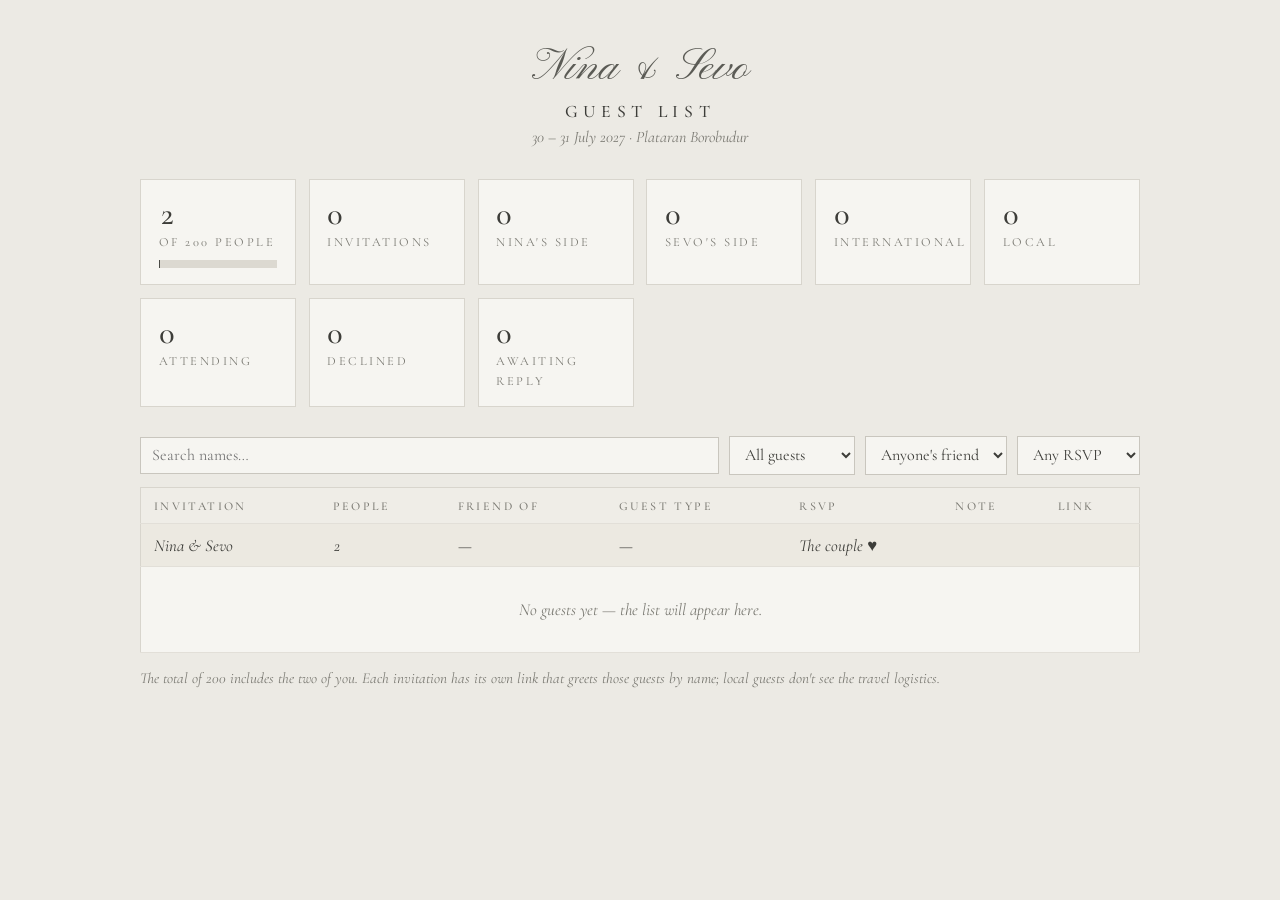
<file: guests.html>
<!DOCTYPE html>
<html lang="en">
<head>
<meta charset="utf-8">
<meta name="viewport" content="width=device-width, initial-scale=1">
<title>Nina & Sevo — Guest List</title>
<link href="https://fonts.googleapis.com/css2?family=Cormorant+Garamond:ital,wght@0,400;0,500;0,600;1,400&family=Pinyon+Script&display=swap" rel="stylesheet">
<style>
  *{box-sizing:border-box;margin:0;padding:0}
  body{font-family:"Cormorant Garamond",Georgia,serif;color:#3d3d39;background:#eceae4;min-height:100vh;padding:2.5rem 1.2rem 4rem}
  .wrap{max-width:1000px;margin:0 auto}
  header{text-align:center;margin-bottom:2rem}
  .mono{font-family:"Pinyon Script",cursive;font-size:2.8rem;color:#5b5b55}
  h1{font-weight:500;letter-spacing:.32em;text-transform:uppercase;font-size:1.1rem;margin-top:.3rem}
  .sub{font-style:italic;color:#7a7972;margin-top:.3rem}
  .stats{display:grid;grid-template-columns:repeat(auto-fit,minmax(150px,1fr));gap:.8rem;margin:1.8rem 0}
  .stat{background:#f6f5f1;border:1px solid #d8d5cd;padding:1rem 1.1rem}
  .stat b{display:block;font-size:2rem;font-weight:500;font-variant-numeric:tabular-nums;line-height:1.1}
  .stat span{font-size:.78rem;letter-spacing:.2em;text-transform:uppercase;color:#7a7972}
  .bar{height:8px;background:#dcd9d1;margin-top:.6rem}
  .bar i{display:block;height:100%;background:#4a4a46;width:0;transition:width .8s}
  .tools{display:flex;gap:.6rem;flex-wrap:wrap;margin-bottom:.8rem;align-items:center}
  .tools input,.tools select{font:inherit;font-size:1rem;padding:.45rem .7rem;border:1px solid #c9c6be;background:#f6f5f1;color:#3d3d39}
  .tools input{flex:1;min-width:180px}
  table{width:100%;border-collapse:collapse;background:#f6f5f1;border:1px solid #d8d5cd}
  th,td{padding:.65rem .8rem;text-align:left;border-bottom:1px solid #e2dfd8;font-size:1.05rem}
  th{font-weight:500;font-size:.75rem;letter-spacing:.2em;text-transform:uppercase;color:#7a7972;background:#efede7}
  td.num{font-variant-numeric:tabular-nums}
  .tag{display:inline-block;font-size:.78rem;letter-spacing:.12em;text-transform:uppercase;padding:.15rem .5rem;border:1px solid #b9b5ab}
  .tag.intl{background:#2f3a2c;color:#ece3cf;border-color:#2f3a2c}
  .rsvp-yes{color:#3f6b3a;font-weight:600}.rsvp-no{color:#9a4b3c}.rsvp-none{color:#9a978f;font-style:italic}
  .copy{font:inherit;font-size:.85rem;padding:.25rem .6rem;border:1px solid #9a978f;background:transparent;cursor:pointer;color:#3d3d39}
  .copy:hover{background:#4a4a46;color:#eceae4}
  .couple td{background:#ece9e1;font-style:italic}
  .empty{text-align:center;padding:2rem;font-style:italic;color:#7a7972}
  .note{margin-top:1rem;font-style:italic;color:#7a7972;font-size:.95rem}
  @media(max-width:640px){.hide-sm{display:none}}
</style>
</head>
<body>
<div class="wrap">
  <header>
    <div class="mono">Nina &amp; Sevo</div>
    <h1>Guest List</h1>
    <div class="sub">30 – 31 July 2027 · Plataran Borobudur</div>
  </header>

  <div class="stats">
    <div class="stat"><b id="sPeople">–</b><span>of 200 people</span><div class="bar"><i id="sBar"></i></div></div>
    <div class="stat"><b id="sInv">–</b><span>Invitations</span></div>
    <div class="stat"><b id="sNina">–</b><span>Nina's side</span></div>
    <div class="stat"><b id="sSevo">–</b><span>Sevo's side</span></div>
    <div class="stat"><b id="sIntl">–</b><span>International</span></div>
    <div class="stat"><b id="sLocal">–</b><span>Local</span></div>
    <div class="stat"><b id="sYes">–</b><span>Attending</span></div>
    <div class="stat"><b id="sNo">–</b><span>Declined</span></div>
    <div class="stat"><b id="sWait">–</b><span>Awaiting reply</span></div>
  </div>

  <div class="tools">
    <input id="q" placeholder="Search names…">
    <select id="fType"><option value="">All guests</option><option value="intl">International</option><option value="local">Local</option></select>
    <select id="fSide"><option value="">Anyone's friend</option><option value="nina">Nina's friends</option><option value="sevo">Sevo's friends</option><option value="both">Both</option></select>
    <select id="fRsvp"><option value="">Any RSVP</option><option value="yes">Attending</option><option value="no">Declined</option><option value="none">No reply yet</option></select>
  </div>

  <table>
    <thead><tr><th>Invitation</th><th>People</th><th>Friend of</th><th>Guest type</th><th>RSVP</th><th class="hide-sm">Note</th><th>Link</th></tr></thead>
    <tbody id="rows"><tr><td colspan="7" class="empty">Loading guest list…</td></tr></tbody>
  </table>
  <p class="note">The total of 200 includes the two of you. Each invitation has its own link that greets those guests by name; local guests don't see the travel logistics.</p>
</div>
<script>
const TOTAL=200, COUPLE=2;
let invitees=[], rsvps={};
const base=location.href.replace(/guests\.html.*$/,"").replace(/#.*$/,"");
function docsOf(snap){
  const list=snap && (snap.docs||snap) || [];
  return Array.from(list).map(d=>({id:d.id||(d.path||"").split("/").pop(), ...(typeof d.data==="function"?d.data():(d.data||d))}));
}
function render(){
  const q=document.getElementById("q").value.toLowerCase(),
        ft=document.getElementById("fType").value, fs=document.getElementById("fSide").value, fr=document.getElementById("fRsvp").value;
  let people=COUPLE, nina=0, sevo=0, intl=0, local=0, yes=0, no=0, wait=0;
  invitees.forEach(g=>{
    const n=Number(g.seats)||1; people+=n;
    g.international===false? local+=n : intl+=n;
    if(g.side==='nina') nina+=n; else if(g.side==='sevo') sevo+=n; else if(g.side==='both'){nina+=n;sevo+=n;}
    const r=rsvps[g.id]; if(!r) wait++; else if(r.attending) yes+=Number(r.guests)||0; else no++;
  });
  const set=(id,v)=>document.getElementById(id).textContent=v;
  set("sPeople",people); set("sInv",invitees.length); set("sNina",nina); set("sSevo",sevo); set("sIntl",intl); set("sLocal",local);
  set("sYes",yes); set("sNo",no); set("sWait",wait);
  document.getElementById("sBar").style.width=Math.min(100,people/TOTAL*100)+"%";

  const rows=invitees.filter(g=>{
    const r=rsvps[g.id];
    if(q && !(g.names||"").toLowerCase().includes(q)) return false;
    if(fs && (g.side||"")!==fs) return false;
    if(ft==="intl" && g.international===false) return false;
    if(ft==="local" && g.international!==false) return false;
    if(fr==="yes" && !(r&&r.attending)) return false;
    if(fr==="no" && !(r&&!r.attending)) return false;
    if(fr==="none" && r) return false;
    return true;
  }).sort((a,b)=>(a.names||"").localeCompare(b.names||""));
  const esc=s=>String(s??"").replace(/[&<>"]/g,c=>({"&":"&amp;","<":"&lt;",">":"&gt;",'"':"&quot;"}[c]));
  let html=`<tr class="couple"><td>Nina &amp; Sevo</td><td class="num">2</td><td>—</td><td>—</td><td>The couple ♥</td><td class="hide-sm"></td><td></td></tr>`;
  html+=rows.map(g=>{
    const r=rsvps[g.id];
    const rs=!r?'<span class="rsvp-none">awaiting</span>':r.attending?`<span class="rsvp-yes">Attending (${r.guests})</span>`:'<span class="rsvp-no">Declined</span>';
    return `<tr><td>${esc(g.names)}</td><td class="num">${esc(g.seats||1)}</td>
      <td>${({nina:"Nina",sevo:"Sevo",both:"Both"})[g.side]||'<span class="rsvp-none">not set</span>'}</td>
      <td><span class="tag ${g.international===false?"":"intl"}">${g.international===false?"Local":"International"}</span></td>
      <td>${rs}</td><td class="hide-sm">${esc(r&&r.message||"")}</td>
      <td><button class="copy" data-id="${esc(g.id)}">Copy link</button></td></tr>`;
  }).join("");
  if(!invitees.length) html+=`<tr><td colspan="7" class="empty">No guests yet — the list will appear here.</td></tr>`;
  document.getElementById("rows").innerHTML=html;
}
document.addEventListener("click",async e=>{
  const b=e.target.closest(".copy"); if(!b) return;
  try{ await navigator.clipboard.writeText(base+"#"+b.dataset.id); b.textContent="Copied"; }
  catch{ b.textContent="#"+b.dataset.id; }
  setTimeout(()=>b.textContent="Copy link",1800);
});
["q","fType","fSide","fRsvp"].forEach(id=>document.getElementById(id).addEventListener("input",render));
render();
(async()=>{
  const t=setTimeout(()=>{if(!invitees.length)document.getElementById("rows").innerHTML='<tr><td colspan="7" class="empty">Couldn\'t load the guest list. Make sure you\'re signed in.</td></tr>'},10000);
  try{
    const db=await claude.use("db"); if(!db){clearTimeout(t);document.getElementById("rows").innerHTML='<tr><td colspan="7" class="empty">Sign in to see the guest list.</td></tr>';return;}
    db.collection("invitees").onSnapshot(s=>{clearTimeout(t);invitees=docsOf(s);render();});
    try{ db.collection("rsvps").onSnapshot(s=>{rsvps={};docsOf(s).forEach(r=>rsvps[r.id]=r);render();}); }catch(e){}
  }catch(e){}
})();
</script>
</body>
</html>
</file>
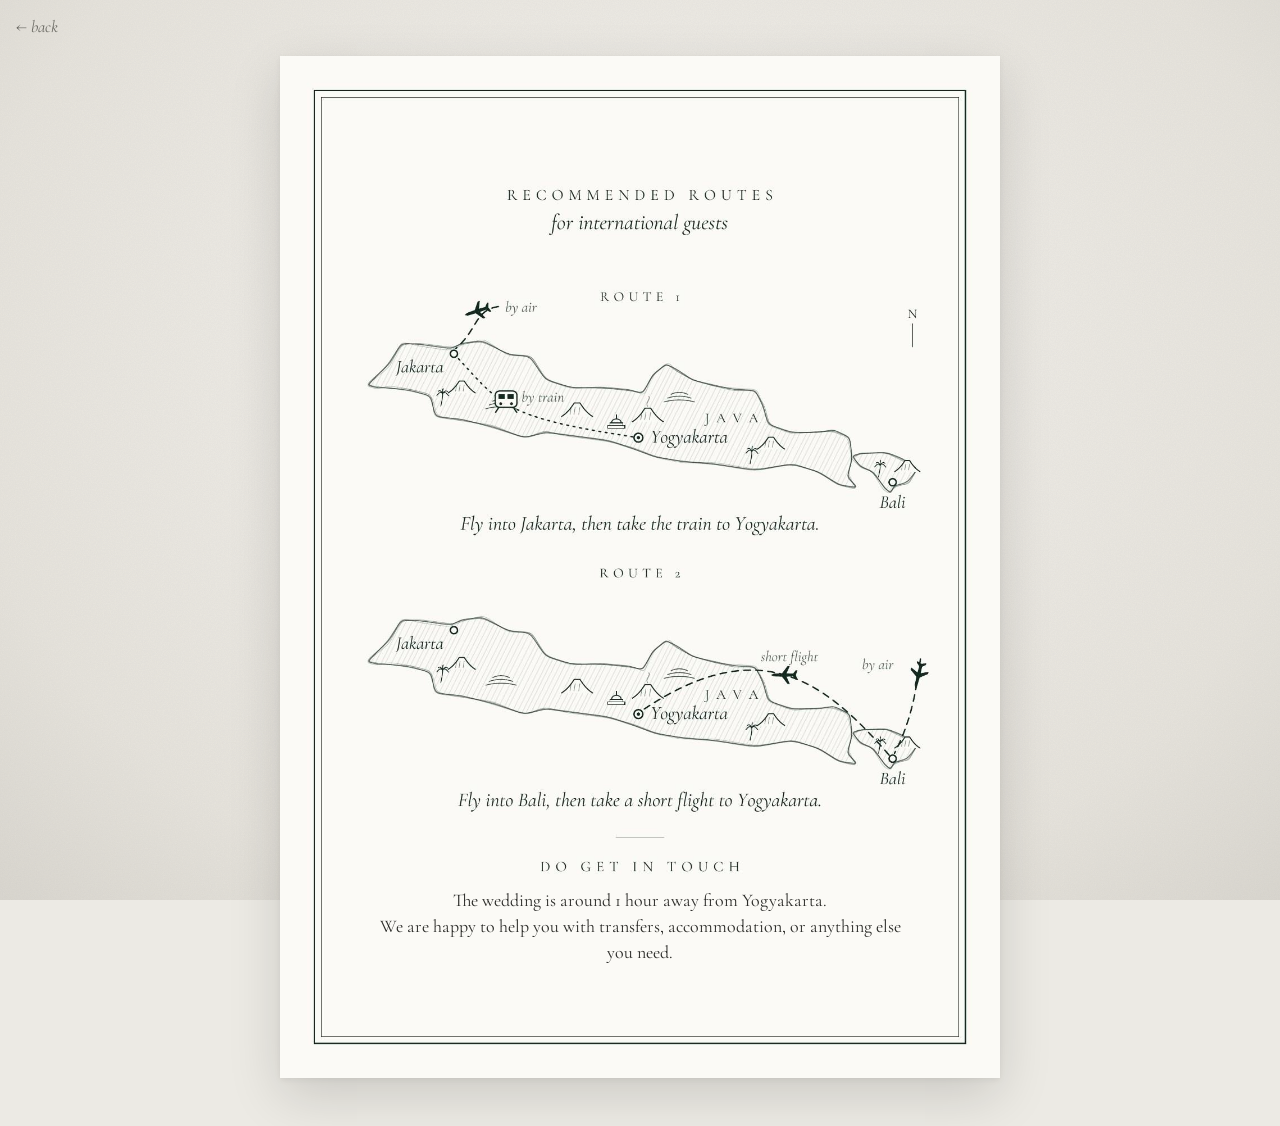
<file: logistics.html>
<!DOCTYPE html>
<html lang="en">
<head>
<meta charset="utf-8">
<meta name="viewport" content="width=device-width, initial-scale=1">
<title>Nina & Sevo — Getting There</title>
<link href="https://fonts.googleapis.com/css2?family=Cormorant+Garamond:ital,wght@0,400;1,400&display=swap" rel="stylesheet">
<style>
  *{box-sizing:border-box;margin:0;padding:0}
  body{min-height:100vh;font-family:"Cormorant Garamond",Georgia,serif;color:#4a4a46;
    background-color:#eceae4;
    background-image:url("data:image/svg+xml,%3Csvg xmlns='http://www.w3.org/2000/svg' width='300' height='300'%3E%3Cfilter id='n'%3E%3CfeTurbulence type='fractalNoise' baseFrequency='.85' numOctaves='3' stitchTiles='stitch'/%3E%3CfeColorMatrix values='0 0 0 0 .35 0 0 0 0 .34 0 0 0 0 .32 0 0 0 .09 0'/%3E%3C/filter%3E%3Crect width='100%25' height='100%25' filter='url(%23n)'/%3E%3C/svg%3E"),
      radial-gradient(ellipse at 50% 40%, #f4f2ee 0%, #e6e3dc 75%, #d9d6cf 100%);
    background-attachment:fixed;padding:3.5rem 1rem 3rem}
  .back{position:fixed;top:1rem;left:1rem;font-style:italic;font-size:1.05rem;color:#6d6c66;text-decoration:none;z-index:2}
  .back:hover{color:#2f3a2c}
  .card{position:relative;max-width:720px;margin:0 auto;box-shadow:0 18px 50px rgba(0,0,0,.14),0 2px 6px rgba(0,0,0,.06);animation:in 1.2s ease both}
  .card img{display:block;width:100%;height:auto}
  .touch{position:absolute;left:12%;right:12%;top:81.4%;text-align:center;color:#2b2b28;font-size:clamp(.72rem,2.55vw,1.12rem);line-height:1.45}
  @keyframes in{from{opacity:0;transform:translateY(12px)}to{opacity:1;transform:none}}
</style>
</head>
<body>
<a class="back" id="back" href="index.html">← back</a>
<div class="card">
  <img src="routes.jpg" alt="Recommended routes for international guests. Route 1: fly into Jakarta, then take the train to Yogyakarta. Route 2: fly into Bali, then take a short flight to Yogyakarta. Do get in touch.">
  <p class="touch">The wedding is around 1 hour away from Yogyakarta.<br>We are happy to help you with transfers, accommodation, or anything else you need.</p>
</div>
<script>
  if(location.hash) document.getElementById("back").href="index.html"+location.hash;
</script>
</body>
</html>
</file>
